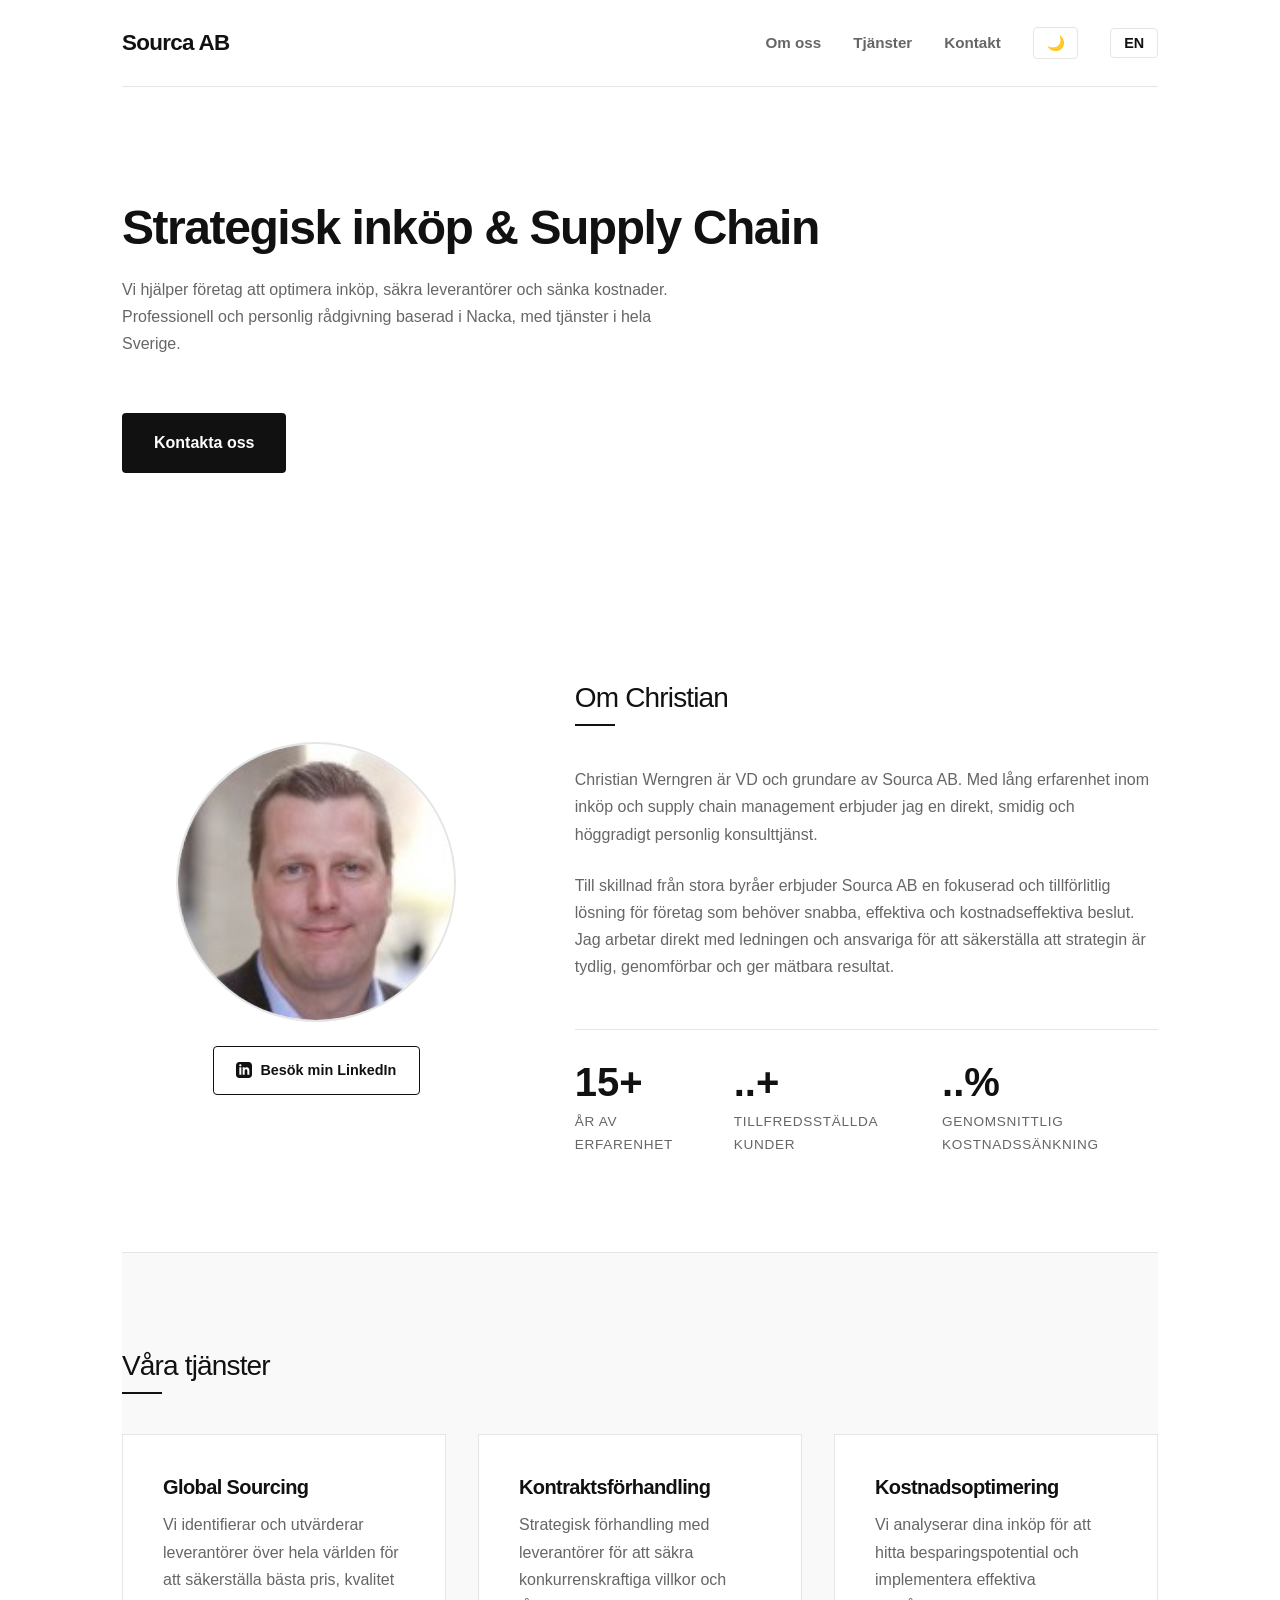
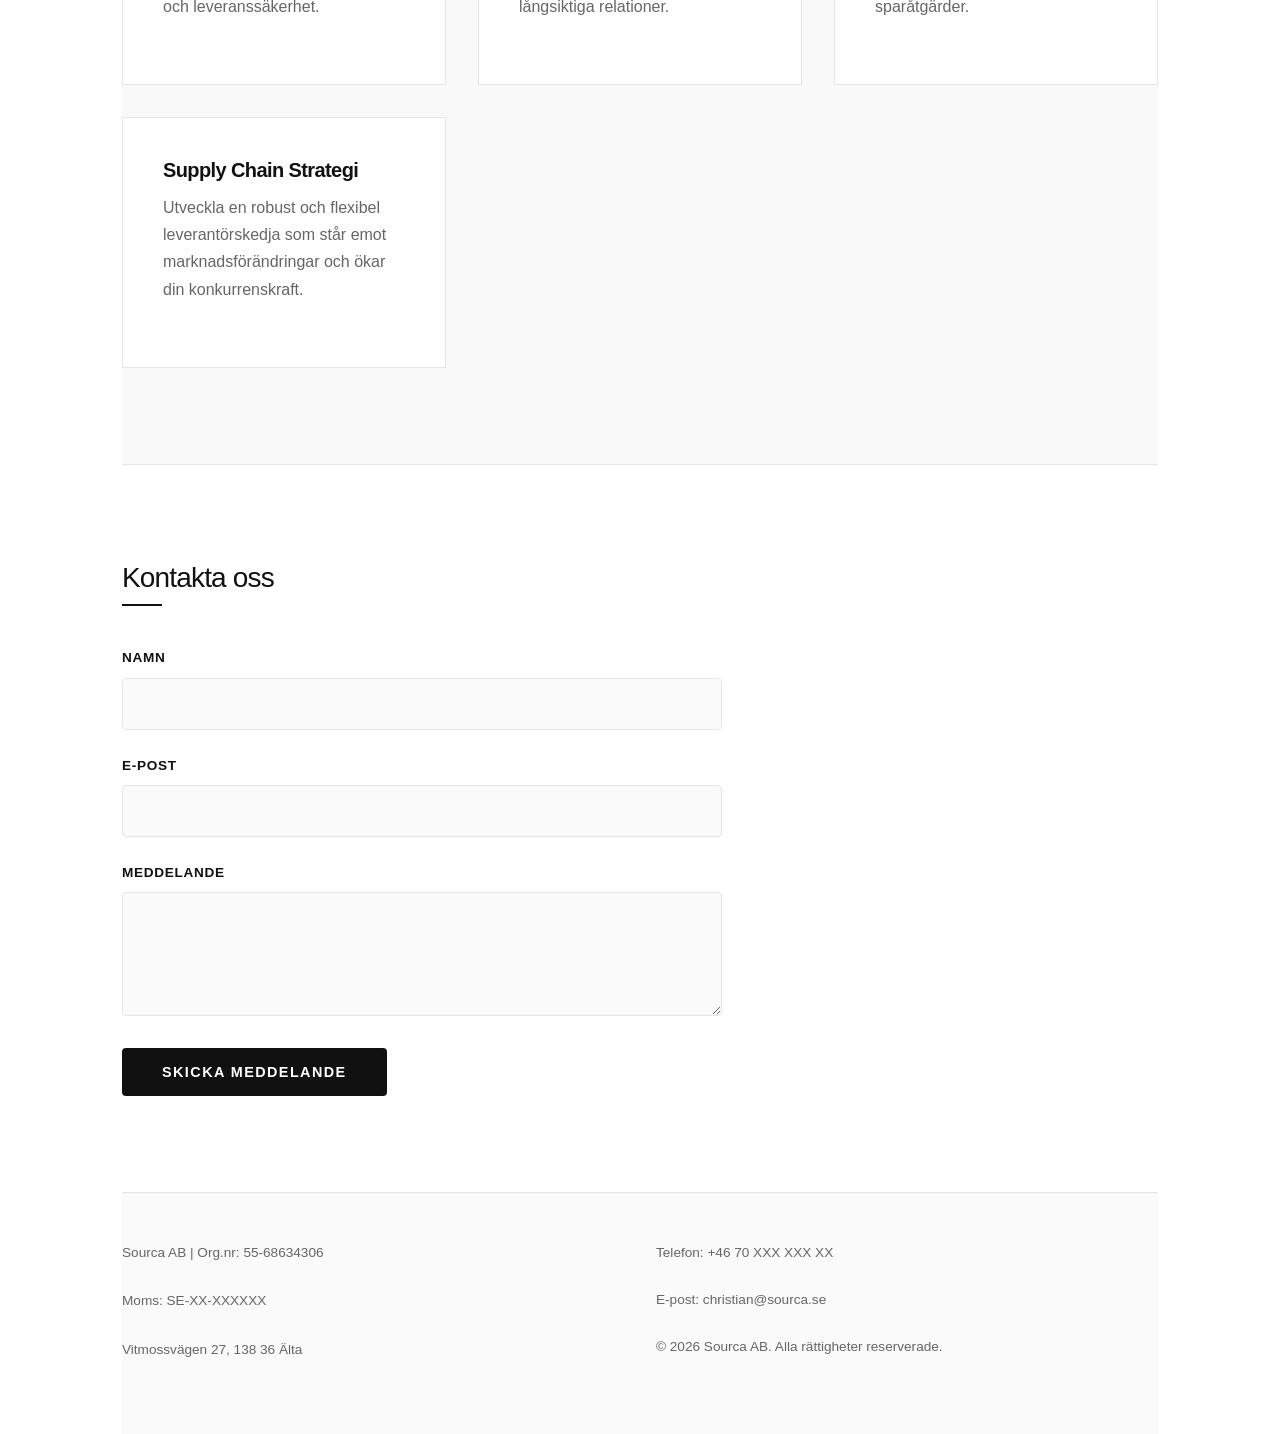
<file: index.html>
<!DOCTYPE html>
<html lang="sv">
<head>
    <meta charset="UTF-8">
    <meta name="viewport" content="width=device-width, initial-scale=1.0">
    
    <title>SOURCA AB | Inköpskonsult & Strategisk Rådgivning</title>
    <meta name="description" content="Sourca AB hjälper företag sänka kostnader och optimera leverantörskedjor. Christian Werngren, erfaren inköpskonsult baserad i Nacka/Stockholm.">
    
    <meta property="og:title" content="Sourca AB - Strategisk Inköpskonsult">
    <meta property="og:description" content="Professionell rådgivning inom inköp och supply chain. Led av Christian Werngren.">
    <meta property="og:type" content="website">
    <meta property="og:url" content="https://sourca.se">
    <meta property="og:image" content="christian.jpg">

    <link rel="stylesheet" href="style.css">

    <script type="application/ld+json">
    {
      "@context": "https://schema.org",
      "@type": "ProfessionalService",
      "name": "Sourca AB",
      "image": "christian.jpg",
      "url": "https://sourca.se",
      "telephone": "+4670XXXXXXXX",
      "email": "christian@sourca.se",
      "address": {
        "@type": "PostalAddress",
        "streetAddress": "Vitmossvägen 27",
        "addressLocality": "Älta",
        "postalCode": "138 36",
        "addressCountry": "SE"
      },
      "founder": { "@type": "Person", "name": "Christian Werngren" },
      "description": "Strategic procurement consultant in Stockholm. We help companies reduce costs and optimize supply chains."
    }
    </script>
</head>
<body>

    <div class="container">
        <nav>
            <div class="logo">Sourca AB</div>
            <div class="nav-links">
                <a href="#about" data-i18n="nav_about">Om oss</a>
                <a href="#services" data-i18n="nav_services">Tjänster</a>
                <a href="#contact" data-i18n="nav_contact">Kontakt</a>
                <button id="themeToggle" class="theme-switch" aria-label="Ändra färgtema">🌙</button>
                <button id="langToggle" class="lang-switch">EN</button>
            </div>
        </nav>

        <section class="hero">
            <div class="hero-content">
                <h1 data-i18n="hero_title">Strategisk inköp & Supply Chain</h1>
                <p data-i18n="hero_desc">Vi hjälper företag att optimera inköp, säkra leverantörer och sänka kostnader. Professionell och personlig rådgivning baserad i Nacka, med tjänster i hela Sverige.</p>
                <a href="#contact" class="cta-button" data-i18n="hero_cta">Kontakta oss</a>
            </div>
        </section>

        <section id="about" class="section">
            <div class="profile-grid">
                <div class="profile-img-container">
                    <img src="Christian01.png" alt="Christian Werngren, VD Sourca AB" class="profile-img-round">
                    <div style="margin-top: 1.5rem; text-align: center;">
                        <a href="https://www.linkedin.com/in/cwerngren/" target="_blank" class="linkedin-btn">
                            <svg width="16" height="16" fill="currentColor" viewBox="0 0 24 24"><path d="M19 0h-14c-2.761 0-5 2.239-5 5v14c0 2.761 2.239 5 5 5h14c2.762 0 5-2.239 5-5v-14c0-2.761-2.238-5-5-5zm-11 19h-3v-11h3v11zm-1.5-12.268c-.966 0-1.75-.79-1.75-1.764s.784-1.764 1.75-1.764 1.75.79 1.75 1.764-.783 1.764-1.75 1.764zm13.5 12.268h-3v-5.604c0-3.368-4-3.113-4 0v5.604h-3v-11h3v1.765c1.396-2.586 7-2.777 7 2.476v6.759z"/></svg>
                            <span data-i18n="linkedin_btn">Besök min LinkedIn</span>
                        </a>
                    </div>
                </div>
                <div class="profile-bio">
                    <h2 data-i18n="about_title">Om Christian</h2>
                    <p data-i18n="about_p1">Christian Werngren är VD och grundare av Sourca AB. Med lång erfarenhet inom inköp och supply chain management erbjuder han en direkt, smidig och höggradigt personlig konsulttjänst.</p>
                    <p data-i18n="about_p2">Till skillnad från stora byråer erbjuder Sourca AB en fokuserad och tillförlitlig lösning för företag som behöver snabba, effektiva och kostnadseffektiva beslut. Jag arbetar direkt med ledningen och ansvariga för att säkerställa att strategin är tydlig, genomförbar och ger mätbara resultat.</p>
                    
                    <div class="stats-container">
                        <div class="stat">
                            <div class="stat-num">15+</div>
                            <div class="stat-label" data-i18n="stat_years">År erfarenhet</div>
                        </div>
                        <div class="stat">
                            <div class="stat-num">..+</div>
                            <div class="stat-label" data-i18n="stat_clients">Tillfredsställda kunder</div>
                        </div>
                        <div class="stat">
                            <div class="stat-num">..%</div>
                            <div class="stat-label" data-i18n="stat_savings">Genomsnittlig kostnadssänkning</div>
                        </div>
                    </div>
                </div>
            </div>
        </section>

        <section id="services" class="section bg-alt">
            <h2 data-i18n="services_title">Våra tjänster</h2>
            <div class="services-grid">
                <div class="service-card">
                    <h3 data-i18n="service1_title">Global Sourcing</h3>
                    <p data-i18n="service1_desc">Vi identifierar och utvärderar leverantörer över hela världen för att säkerställa bästa pris, kvalitet och leveranssäkerhet.</p>
                </div>
                <div class="service-card">
                    <h3 data-i18n="service2_title">Kontraktsförhandling</h3>
                    <p data-i18n="service2_desc">Strategisk förhandling med leverantörer för att säkra konkurrenskraftiga villkor och långsiktiga relationer.</p>
                </div>
                <div class="service-card">
                    <h3 data-i18n="service3_title">Kostnadsoptimering</h3>
                    <p data-i18n="service3_desc">Vi analyserar dina inköp för att hitta besparingspotential och implementera effektiva sparåtgärder.</p>
                </div>
                <div class="service-card">
                    <h3 data-i18n="service4_title">Supply Chain Strategi</h3>
                    <p data-i18n="service4_desc">Utveckla en robust och flexibel leverantörskedja som står emot marknadsförändringar och ökar din konkurrenskraft.</p>
                </div>
            </div>
        </section>

        <section id="contact" class="section">
            <h2 data-i18n="contact_title">Kontakta oss</h2>
            <div class="contact-wrapper">
                <form id="contactForm">
                    <div class="form-group">
                        <label for="name" data-i18n="contact_name">Namn</label>
                        <input type="text" id="name" required>
                    </div>
                    <div class="form-group">
                        <label for="email" data-i18n="contact_email">E-post</label>
                        <input type="email" id="email" required>
                    </div>
                    <div class="form-group">
                        <label for="message" data-i18n="contact_message">Meddelande</label>
                        <textarea id="message" rows="5" required></textarea>
                    </div>
                    <button type="submit" data-i18n="contact_button">Skicka meddelande</button>
                </form>
            </div>
        </section>

        <footer>
            <div class="footer-grid">
                <div class="trust-info">
                    <p data-i18n="footer_trust1">SOURCA AB | Org.nr: <strong>55-68634306</strong></p>
                    <p data-i18n="footer_trust2">Moms: SE-XX-XXXXXX</p>
                    <p data-i18n="footer_trust3">Vitmossvägen 27, 138 36 Älta</p>
                </div>
                <div class="contact-info">
                    <p data-i18n="footer_contact">Telefon: <a href="tel:+4670XXXXXXXX">+46 70 XXX XXX XX</a></p>
                    <p data-i18n="footer_email">E-post: <a href="mailto:christian@sourca.se">christian@sourca.se</a></p>
                    <p data-i18n="footer_copyright">© 2026 Sourca AB. Alla rättigheter reserverade.</p>
                </div>
            </div>
        </footer>
    </div>

    <script src="script.js"></script>
</body>
</html>
</file>
<file: style.css>
/* RESET & BASE */
:root {
    --bg: #ffffff;
    --bg-alt: #f9f9f9;
    --text: #111111;
    --text-muted: #666666;
    --accent: #111111;
    --border: #e5e5e5;
    --input-bg: #fafafa;
    --nav-bg: rgba(255, 255, 255, 0.95);
    --card-bg: #ffffff;
    --footer-bg: #fafafa;
    --spacing: 2rem;
}

/* Färgvariabler för Dark Mode */
[data-theme="dark"] {
    --bg: #121212;
    --bg-alt: #1a1a1a;
    --text: #f5f5f5;
    --text-muted: #a0a0a0;
    --accent: #ffffff;
    --border: #333333;
    --input-bg: #1e1e1e;
    --nav-bg: rgba(18, 18, 18, 0.95);
    --card-bg: #1e1e1e;
    --footer-bg: #1a1a1a;
}

* {
    margin: 0;
    padding: 0;
    box-sizing: border-box;
    font-family: 'Inter', 'Helvetica Neue', Helvetica, Arial, sans-serif;
    transition: background-color 0.3s ease, border-color 0.3s ease, color 0.3s ease;
}

body {
    background-color: var(--bg);
    color: var(--text);
    line-height: 1.7;
    font-size: 16px;
    -webkit-font-smoothing: antialiased;
}

a {
    color: var(--text);
    text-decoration: none;
    transition: color 0.2s ease;
}

a:hover {
    color: var(--text-muted);
}

.container {
    max-width: 1100px;
    margin: 0 auto;
    padding: 0 var(--spacing);
}

.section {
    padding: 6rem 0;
}

.bg-alt {
    background-color: var(--bg-alt);
    border-top: 1px solid var(--border);
    border-bottom: 1px solid var(--border);
}

h1, h2, h3 {
    font-weight: 600;
    letter-spacing: -0.03em;
    line-height: 1.2;
    color: var(--accent);
}

h1 { font-size: 3rem; margin-bottom: 1.2rem; }
h2 { font-size: 1.75rem; margin-bottom: 2.5rem; font-weight: 500; position: relative; display: inline-block; }
h2::after { content: ''; display: block; width: 40px; height: 2px; background: var(--accent); margin-top: 10px; }
h3 { font-size: 1.25rem; margin-bottom: 0.75rem; font-weight: 600; }

p { color: var(--text-muted); margin-bottom: 1.5rem; max-width: 65ch; }

.lead-name {
    font-size: 0.8rem;
    text-transform: uppercase;
    letter-spacing: 0.15em;
    color: var(--text-muted);
    margin-bottom: 1rem;
    display: block;
    font-weight: 600;
}

/* NAVIGATION */
nav {
    padding: 1.5rem 0;
    display: flex;
    justify-content: space-between;
    align-items: center;
    position: sticky;
    top: 0;
    background: var(--nav-bg);
    backdrop-filter: blur(10px);
    border-bottom: 1px solid var(--border);
    z-index: 100;
}

.logo {
    font-weight: 900;
    font-size: 1.4rem;
    letter-spacing: -0.03em;
    color: var(--accent);
}

.nav-links {
    display: flex;
    gap: 2rem;
    align-items: center;
}

.nav-links a {
    color: var(--text-muted);
    font-size: 0.95rem;
    font-weight: 600;
}

.nav-links a:hover { color: var(--text); }

/* Theme & Language Switchers */
.theme-switch, .lang-switch {
    cursor: pointer;
    font-weight: 600;
    font-size: 0.9rem;
    padding: 0.4rem 0.8rem;
    border: 1px solid var(--border);
    border-radius: 4px;
    background: transparent;
    color: var(--text);
    transition: all 0.2s;
    display: inline-flex;
    align-items: center;
    justify-content: center;
}

.theme-switch:hover, .lang-switch:hover {
    background: var(--text);
    color: var(--bg);
    border-color: var(--text);
}

/* HERO */
.hero {
    padding: 7rem 0;
    display: flex;
    align-items: center;
}

.hero-content { max-width: 800px; }

.cta-button {
    display: inline-block;
    margin-top: 2rem;
    padding: 1rem 2rem;
    background: var(--accent);
    color: var(--bg);
    font-weight: 600;
    border-radius: 4px;
    transition: opacity 0.3s, background-color 0.3s;
}

.cta-button:hover { opacity: 0.9; color: var(--bg); }

/* PROFILE SECTION */
.profile-grid {
    display: grid;
    grid-template-columns: 1fr 1.5fr;
    gap: 4rem;
    align-items: center; /* Centrerar bild vertikalt i förhållande till texten */
}

.profile-img-container {
    display: flex;
    flex-direction: column;
    align-items: center;
    width: 100%;
}

/* Responsiv, helt rund och färgfri profilbild för PNG */
.profile-img-round {
    width: 100%;
    max-width: 280px; /* Sätter ett max-tak för hur stor den blir på desktop */
    aspect-ratio: 1 / 1;
    object-fit: cover;
    border-radius: 50%;
    background-color: transparent; /* Ingen egen bakgrundsfärg så att PNG:n smälter in */
    border: 2px solid var(--border);
}

.linkedin-btn {
    display: inline-flex;
    align-items: center;
    gap: 0.5rem;
    padding: 0.7rem 1.4rem;
    border: 1px solid var(--text);
    border-radius: 4px;
    font-size: 0.9rem;
    font-weight: 600;
    background: transparent;
    color: var(--text);
    transition: background 0.3s, color 0.3s;
}

.linkedin-btn:hover { background: var(--text); color: var(--bg); }

/* SERVICES */
.services-grid {
    display: grid;
    grid-template-columns: repeat(auto-fit, minmax(280px, 1fr));
    gap: 2rem;
}

.service-card {
    background: var(--card-bg);
    padding: 2.5rem;
    border: 1px solid var(--border);
    transition: transform 0.2s, border-color 0.2s;
}

.service-card:hover {
    transform: translateY(-5px);
    border-color: var(--accent);
}

/* STATS */
.stats-container {
    display: flex;
    gap: 3rem;
    margin-top: 3rem;
    padding-top: 2rem;
    border-top: 1px solid var(--border);
}

.stat-num { font-size: 2.5rem; font-weight: 700; line-height: 1; margin-bottom: 0.5rem; color: var(--accent); }
.stat-label { font-size: 0.85rem; text-transform: uppercase; letter-spacing: 0.05em; color: var(--text-muted); }

/* CONTACT */
.contact-wrapper { max-width: 600px; }
.form-group { margin-bottom: 1.5rem; }

label {
    display: block;
    font-size: 0.85rem;
    font-weight: 600;
    text-transform: uppercase;
    letter-spacing: 0.05em;
    margin-bottom: 0.5rem;
    color: var(--text);
}

input, textarea {
    width: 100%;
    padding: 1rem;
    background: var(--input-bg);
    border: 1px solid var(--border);
    border-radius: 4px;
    color: var(--text);
    font-size: 1rem;
    font-family: inherit;
    transition: border-color 0.3s, background-color 0.3s;
}

input:focus, textarea:focus { outline: none; border-color: var(--accent); }

button[type="submit"] {
    background: var(--accent);
    color: var(--bg);
    border: none;
    padding: 1rem 2.5rem;
    font-size: 0.9rem;
    text-transform: uppercase;
    letter-spacing: 0.1em;
    font-weight: 600;
    cursor: pointer;
    transition: opacity 0.3s;
    border-radius: 4px;
}

button[type="submit"]:hover { opacity: 0.9; }

/* FOOTER */
footer {
    padding: 3rem 0;
    border-top: 1px solid var(--border);
    font-size: 0.85rem;
    color: var(--text-muted);
    background: var(--footer-bg);
}

.footer-grid { display: grid; grid-template-columns: 1fr 1fr; gap: 2rem; }
.trust-info { line-height: 1.8; }
footer strong { color: var(--text); }

/* MOBILE */
@media (max-width: 768px) {
    h1 { font-size: 2.2rem; }
    .profile-grid { grid-template-columns: 1fr; gap: 3rem; }
    .nav-links a { display: none; } /* Behåller knapparna för språk och tema synliga */
    .stats-container { flex-direction: column; gap: 1.5rem; }
    .footer-grid { grid-template-columns: 1fr; }
}
</file>
